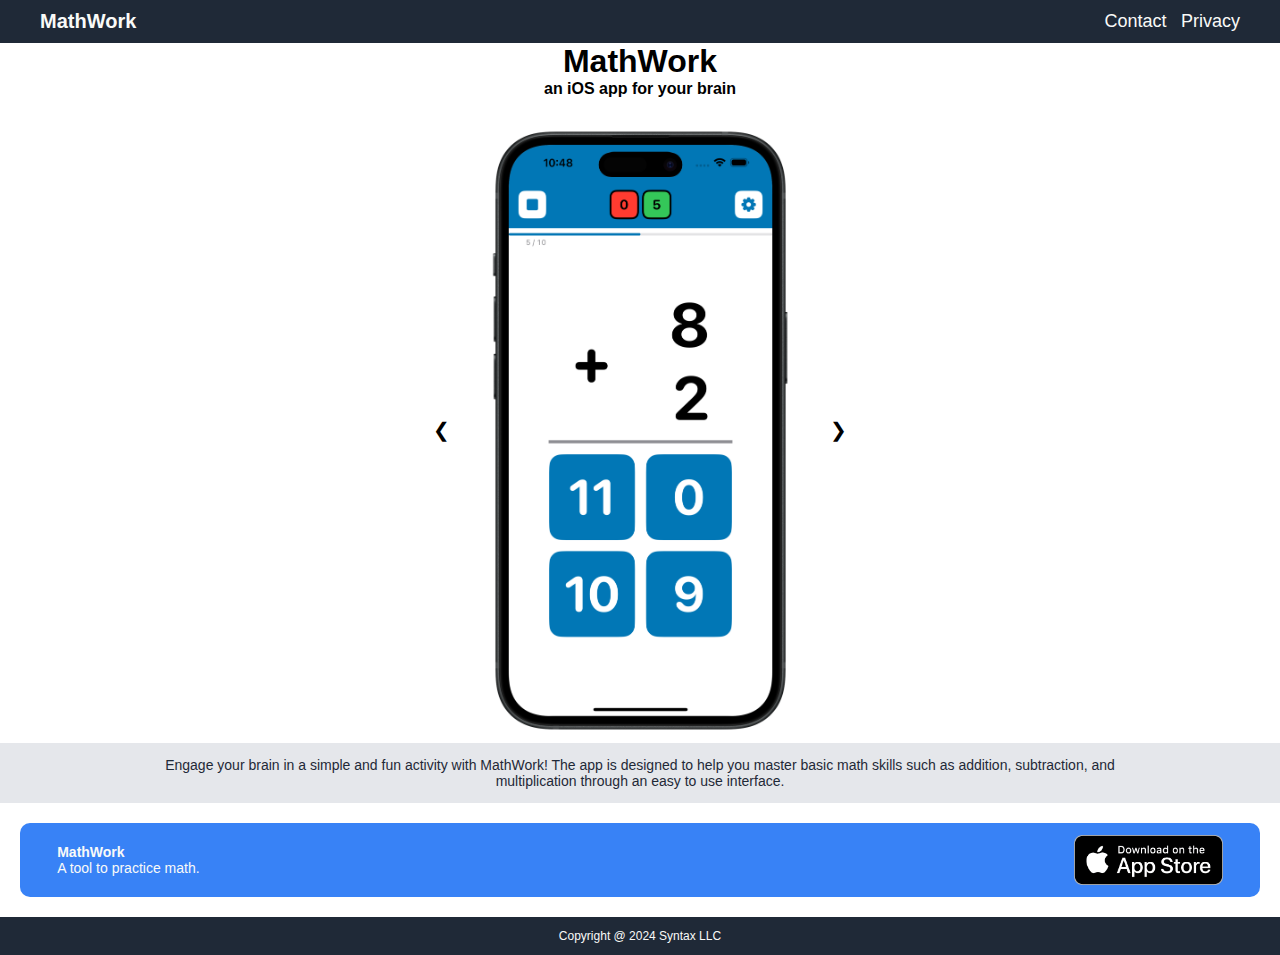
<file: index.html>
<!DOCTYPE html>
<html lang="en">
<head>
    <meta charset="UTF-8">
    <meta name="viewport" content="width=device-width, initial-scale=1.0">
    <title>MathWork</title>
    <link rel="stylesheet" href="style.css">
    <script src="./script.js" defer></script>
</head>
<body>
    <div class="page">
        <div class="content-1">
            <div class="header">
                <h1>MathWork</h2>
                <div class="header-links">
                    <a href="./contact.html">Contact</a>
                    <a href="./privacy.html">Privacy</a>
                </div>
            </div>
        </div>
        <div class="content-2">
            <div class="content-2-header">
                <h1>MathWork</h1>
                <h4>an iOS app for your brain</h4>
            </div>
            <div class="content-2-content">
                <div class="content-2-image">
                    <a class="clicker prev">&#10094;</a>
                    <img id="image_image" src="./img/iphone_pro_max_1.png">
                    <a class="clicker next">&#10095;</a>
                </div>     
            </div>
        </div>
        <div class="content-3">
            <p id="image_text">Engage your brain in a simple and fun activity with MathWork! The app is designed to help you master basic math skills such as addition, subtraction, and multiplication through an easy to use interface.</p>
        </div>
        <div class="content-4">
            <div class="content-4-box">
                <div class="content-4-text">
                    <p class="content-4-text-1">MathWork</p>
                    <p class="content-4-text-2">A tool to practice math.</p>
                </div>
                <a class="content-4-text" href="https://apps.apple.com/app/mathwork/id6504844457">
                    <img src="./img/download-on-the-app-store-badge.png">
                </a>
            </div>
        </div>
        <div class="footer">
            <p>Copyright @ 2024 Syntax LLC</p>
        </div>
    </div>
</body>
</html>
</file>
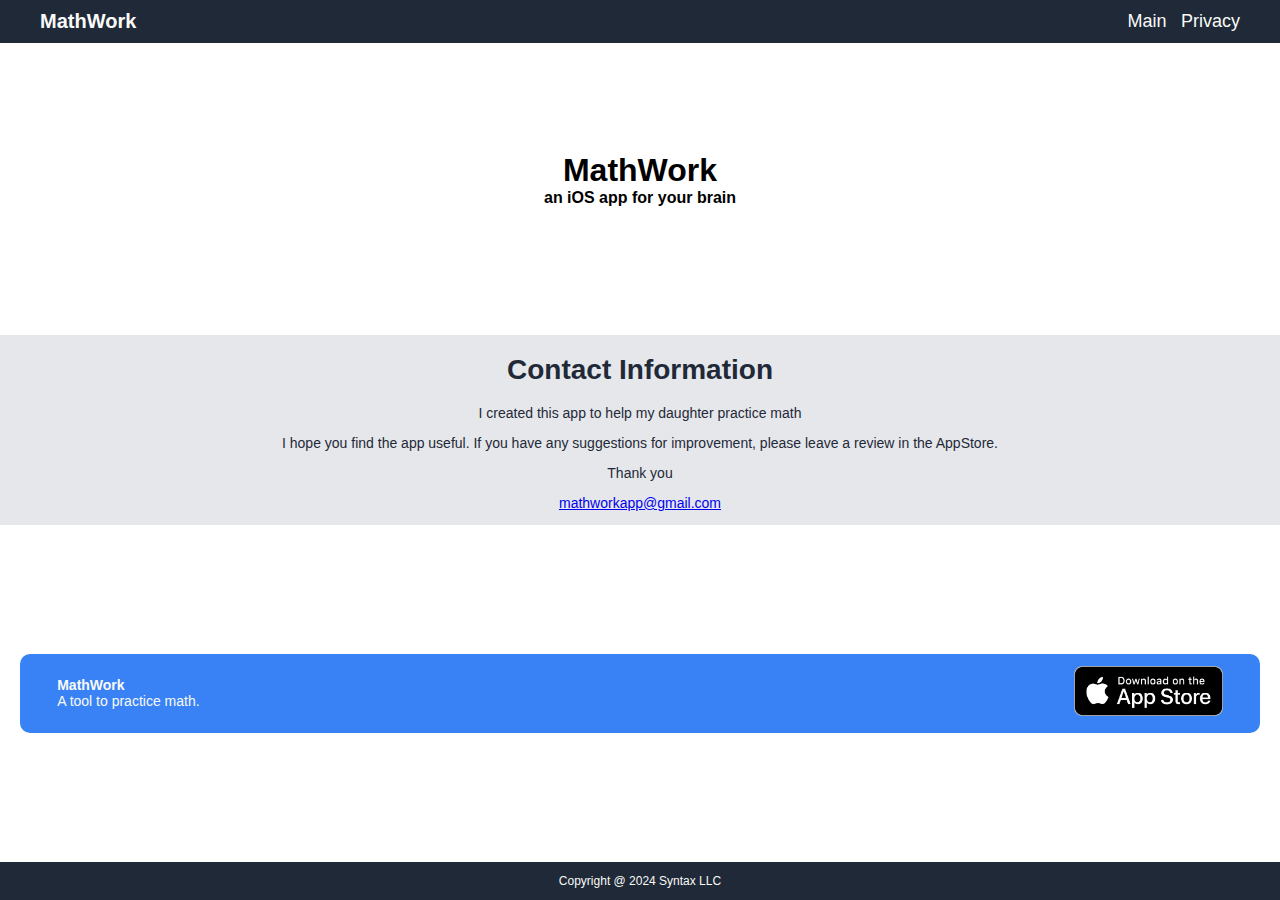
<file: contact.html>
<!DOCTYPE html>
<html lang="en">
<head>
    <meta charset="UTF-8">
    <meta name="viewport" content="width=device-width, initial-scale=1.0">
    <title>MathWork</title>
    <link rel="stylesheet" href="style.css">
</head>
<body>
    <div class="page">
        <div class="content-1">
            <div class="header">
                <h1>MathWork</h2>
                <div class="header-links">
                    <a href="./index.html">Main</a>
                    <a href="./privacy.html">Privacy</a>
                </div>
            </div>
        </div>
        <div class="content-2">
            <div class="content-2-header">
                <h1>MathWork</h1>
                <h4>an iOS app for your brain</h4>
            </div>
        </div>
        <div class="content-3">
            <h1>Contact Information</h1>
            <p>I created this app to help my daughter practice math</p>
            <p>I hope you find the app useful. If you have any suggestions for improvement, please leave a review in the AppStore.</p>
            <p>Thank you</p>
            <p><a href="mailto:mathworkapp@gmail.com">mathworkapp@gmail.com</a></p>
        </div>
        <div class="content-4">
            <div class="content-4-box">
                <div class="content-4-text">
                    <p class="content-4-text-1">MathWork</p>
                    <p class="content-4-text-2">A tool to practice math.</p>
                </div>
                <a href="https://apps.apple.com/app/mathwork/id6504844457">
                    <img src="./img/download-on-the-app-store-badge.png">
                </a>
            </div>
        </div>
        <div class="footer">
            <p>Copyright @ 2024 Syntax LLC</p>
        </div>
    </div>
</body>
</html>
</file>
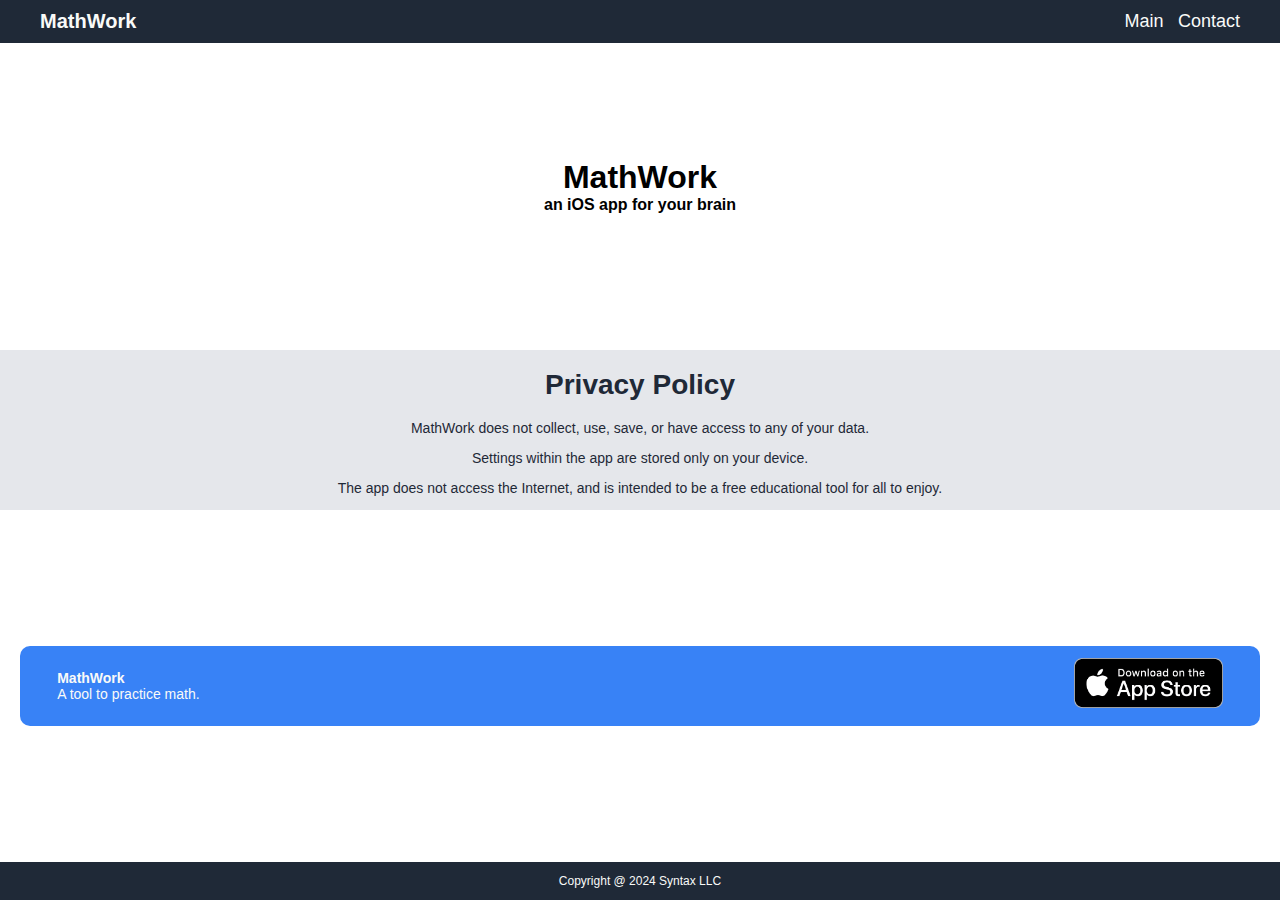
<file: privacy.html>
<!DOCTYPE html>
<html lang="en">
<head>
    <meta charset="UTF-8">
    <meta name="viewport" content="width=device-width, initial-scale=1.0">
    <title>MathWork</title>
    <link rel="stylesheet" href="style.css">
</head>
<body>
    <div class="page">
        <div class="content-1">
            <div class="header">
                <h1>MathWork</h2>
                <div class="header-links">
                    <a href="./index.html">Main</a>
                    <a href="./contact.html">Contact</a>
                </div>
            </div>
        </div>
        <div class="content-2">
            <div class="content-2-header">
                <h1>MathWork</h1>
                <h4>an iOS app for your brain</h4>
            </div>
        </div>
        <div class="content-3">
            <h1>Privacy Policy</h1>
            <p>MathWork does not collect, use, save, or have access to any of your data.</p>
            <p>Settings within the app are stored only on your device.</p>
            <p>The app does not access the Internet, and is intended to be a free educational tool for all to enjoy.</p>
        </div>
        <div class="content-4">
            <div class="content-4-box">
                <div class="content-4-text">
                    <p class="content-4-text-1">MathWork</p>
                    <p class="content-4-text-2">A tool to practice math.</p>
                </div>
                <a href="https://apps.apple.com/app/mathwork/id6504844457">
                    <img src="./img/download-on-the-app-store-badge.png">
                </a>
            </div>
        </div>
        <div class="footer">
            <p>Copyright @ 2024 Syntax LLC</p>
        </div>
    </div>
</body>
</html>
</file>
<file: style.css>
@import url('https://fonts.cdnfonts.com/css/hero-new');

html, body, .page {
    font-family: 'Hero New', sans-serif;
    height: 100%;
    margin: 0px;
}

.page {
    display: flex;
    flex-direction: column;
    justify-content: space-between;
}

.header {
    display: flex;
    justify-content: space-between;
    align-items: flex-start;
    background-color: #1F2937;
    color: #F9FAF8;
    padding: 10px 40px;
}

.header h1 {
    margin: 0px;
    padding: 0px;
    font-size: 20px;
}

.header-links {
    align-self: center;
}

.header-links a {
    margin-left: 10px;
    text-decoration: none;
    color: #F9FAF8;
    font-size: 18px;
}

.content-1-text-image {
    display: flex;
    justify-content: space-between;
    background-color: #1F2937;
    color: #F9FAF8;
    padding: 20px 40px 30px 40px;
}

.content-1-text-image-left {
    flex: 1 1 0px;
}

.content-1-text-image-right {
    flex: 1 1 0px;
}

.content-1 img {
    height: 200px;
    width: auto;
}

.content-1 button {
    all: unset;
    background-color: #3882F6;
    color: #F9FAF8;
    font-size: 16px;
    font-weight: bold;
    border-radius: 5px;
    padding: 5px 25px;
}






.content-2-header {
    text-align: center;
    margin-bottom: 20px;
}

.content-2-header h1, h4{
    margin: 0px;
    padding: 0px
}

.content-2-content {
    display: flex;
    flex-direction: column;
    align-items: center;
}

.content-2-image {
    display: flex;
    align-items: center;
    justify-content: center;
    gap: 5%;
}

.content-2-image .clicker {
    font-size: 20px;
    cursor: pointer;
}

.content-2-image img {
    
    width: 50%;
    max-width: 600px;
}


.content-3 {
    background-color: #E5E7EB;
    color: #1F2937;
    font-size: 14px;
    padding: 0% 10%;
    text-align: center;
}

.content-4 {
    padding: 20px;
}

.content-4-box {
    display: flex;
    justify-content: space-between;
    padding: 1% 3%;
    background-color: #3882F6;
    font-size: 20px;
    color: #F9FAF8;
    border-radius: 10px;
}

.content-4-text {
    display: flex;
    flex-direction: column;
    justify-content: center;
}

.content-4-text p {
    margin: 0px;
    font-size: 14px;
}

.content-4-text-1 {
    font-size: 16px;
    font-weight: bold;
}

.content-4 img {
    height: 50px;
    align-self: center;
}

.footer {
    background-color: #1F2937;
    color: #F9FAF8;
    text-align: center;   
    font-size: 12px;
}
</file>
